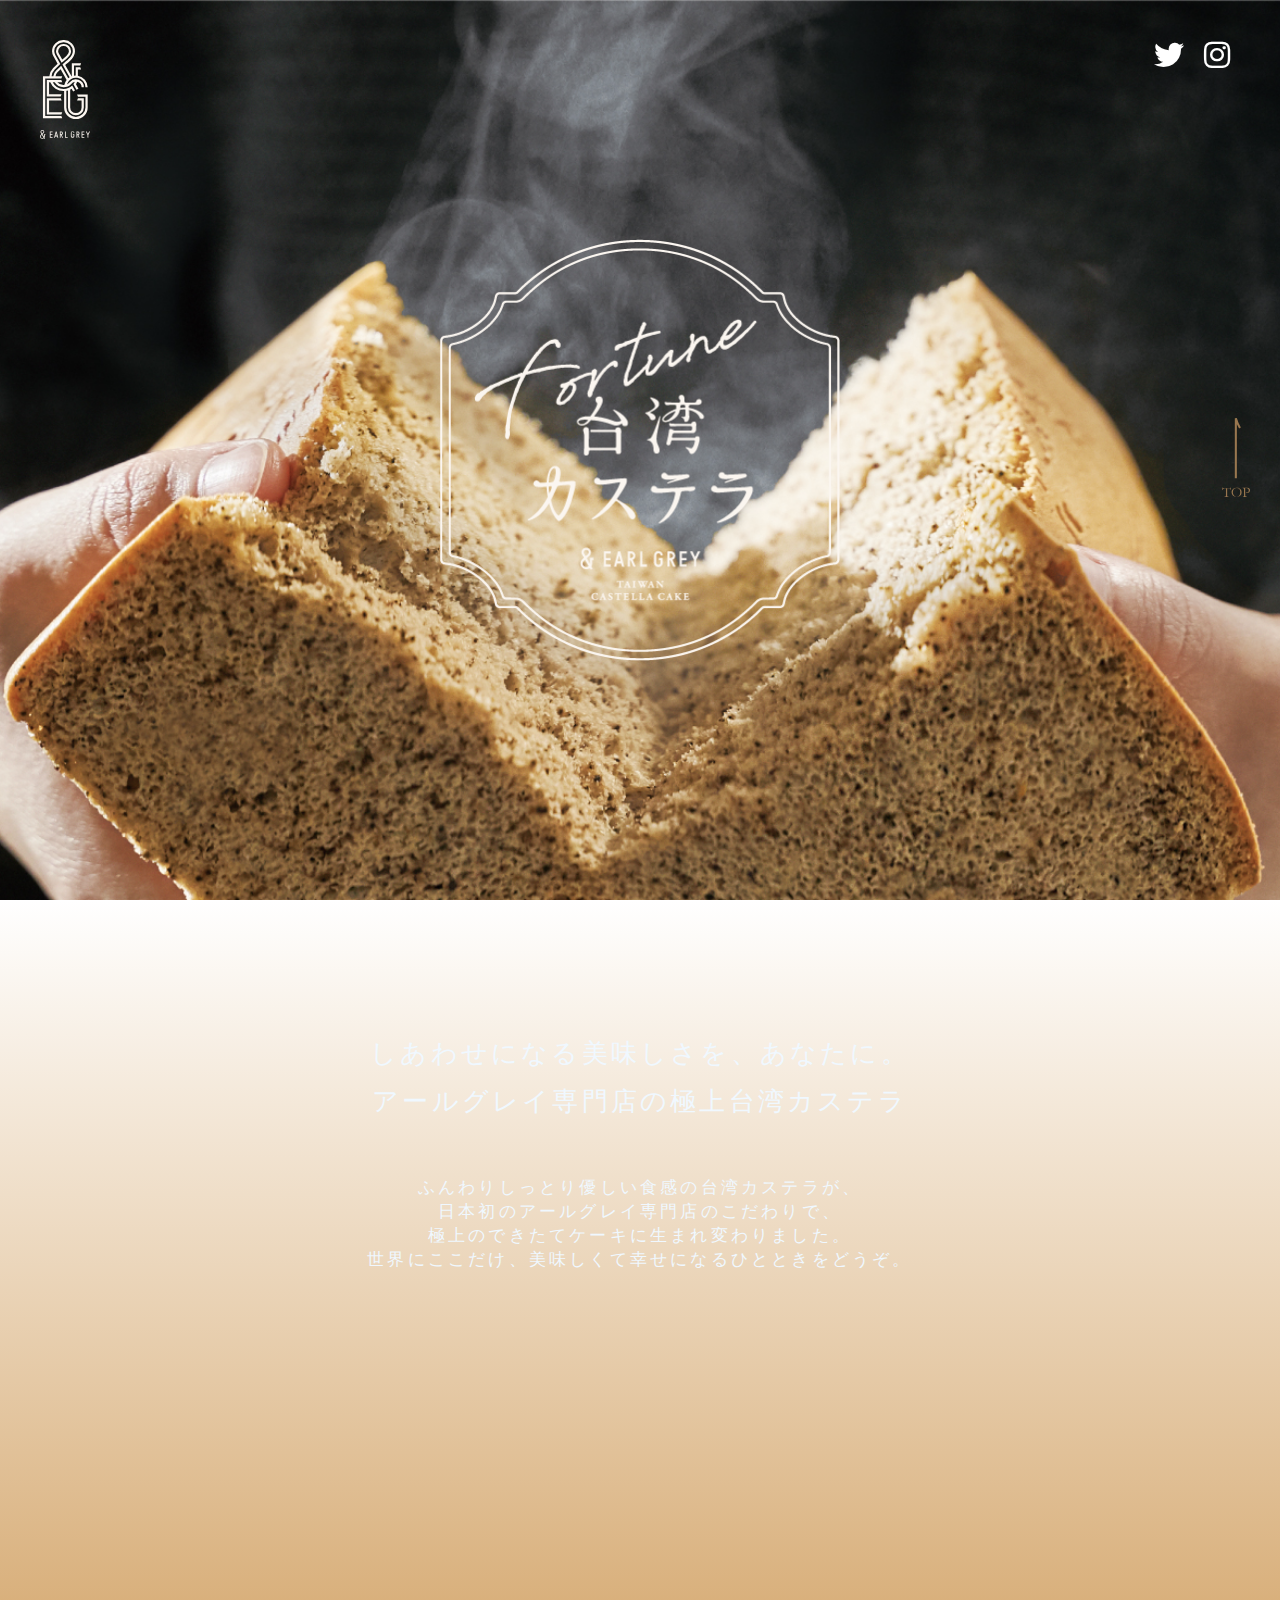
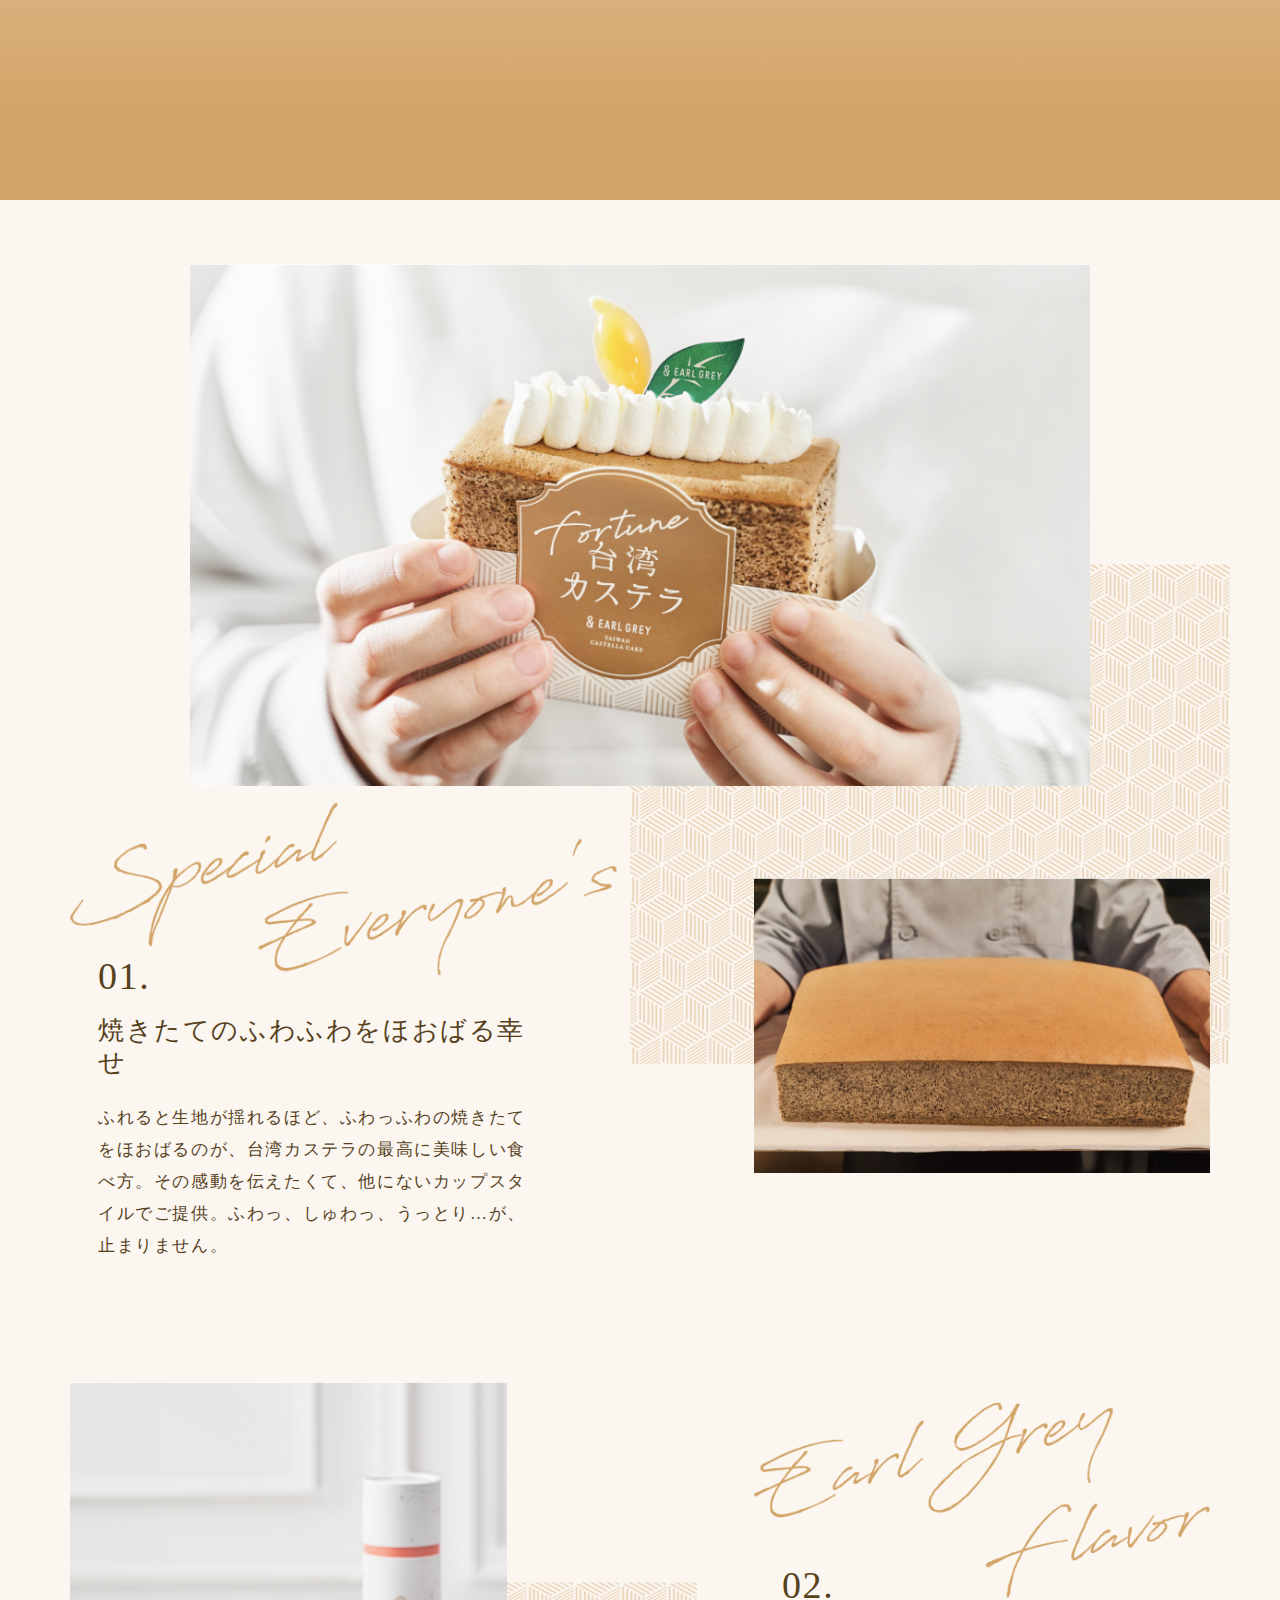
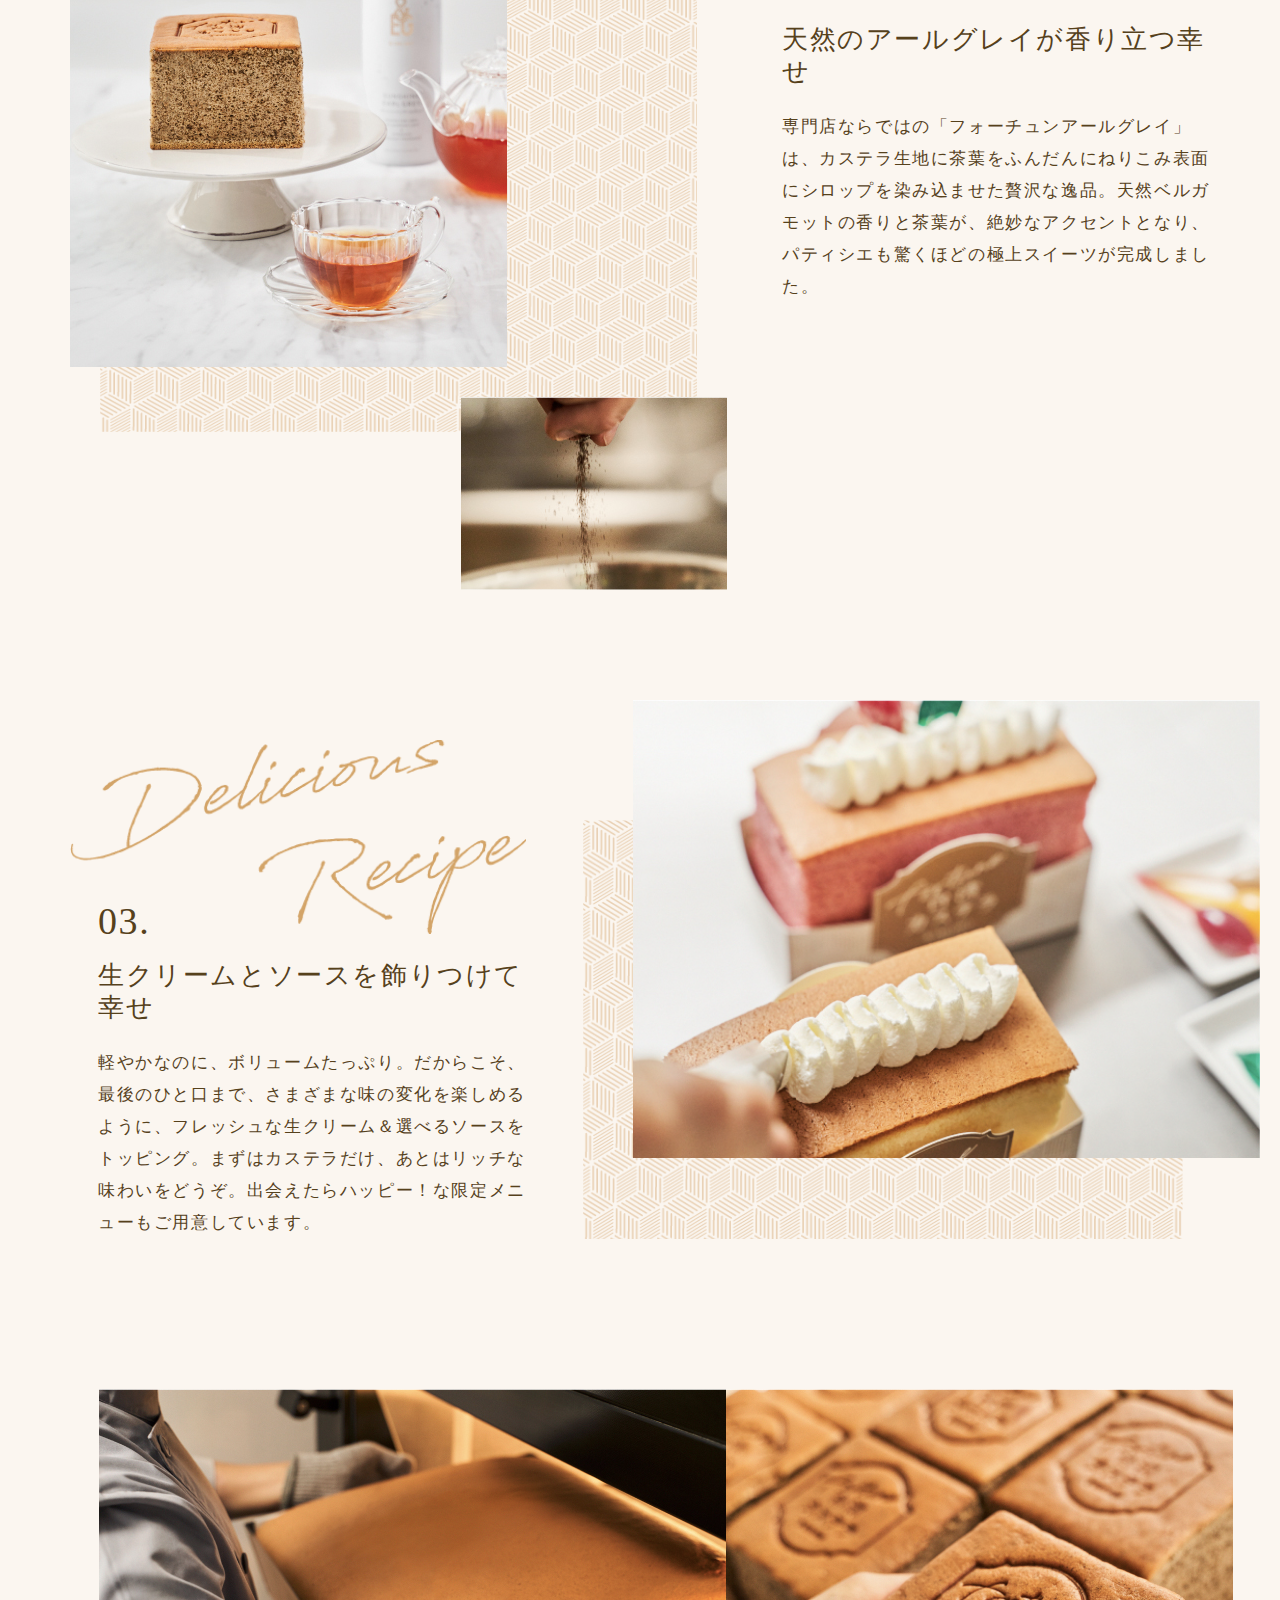
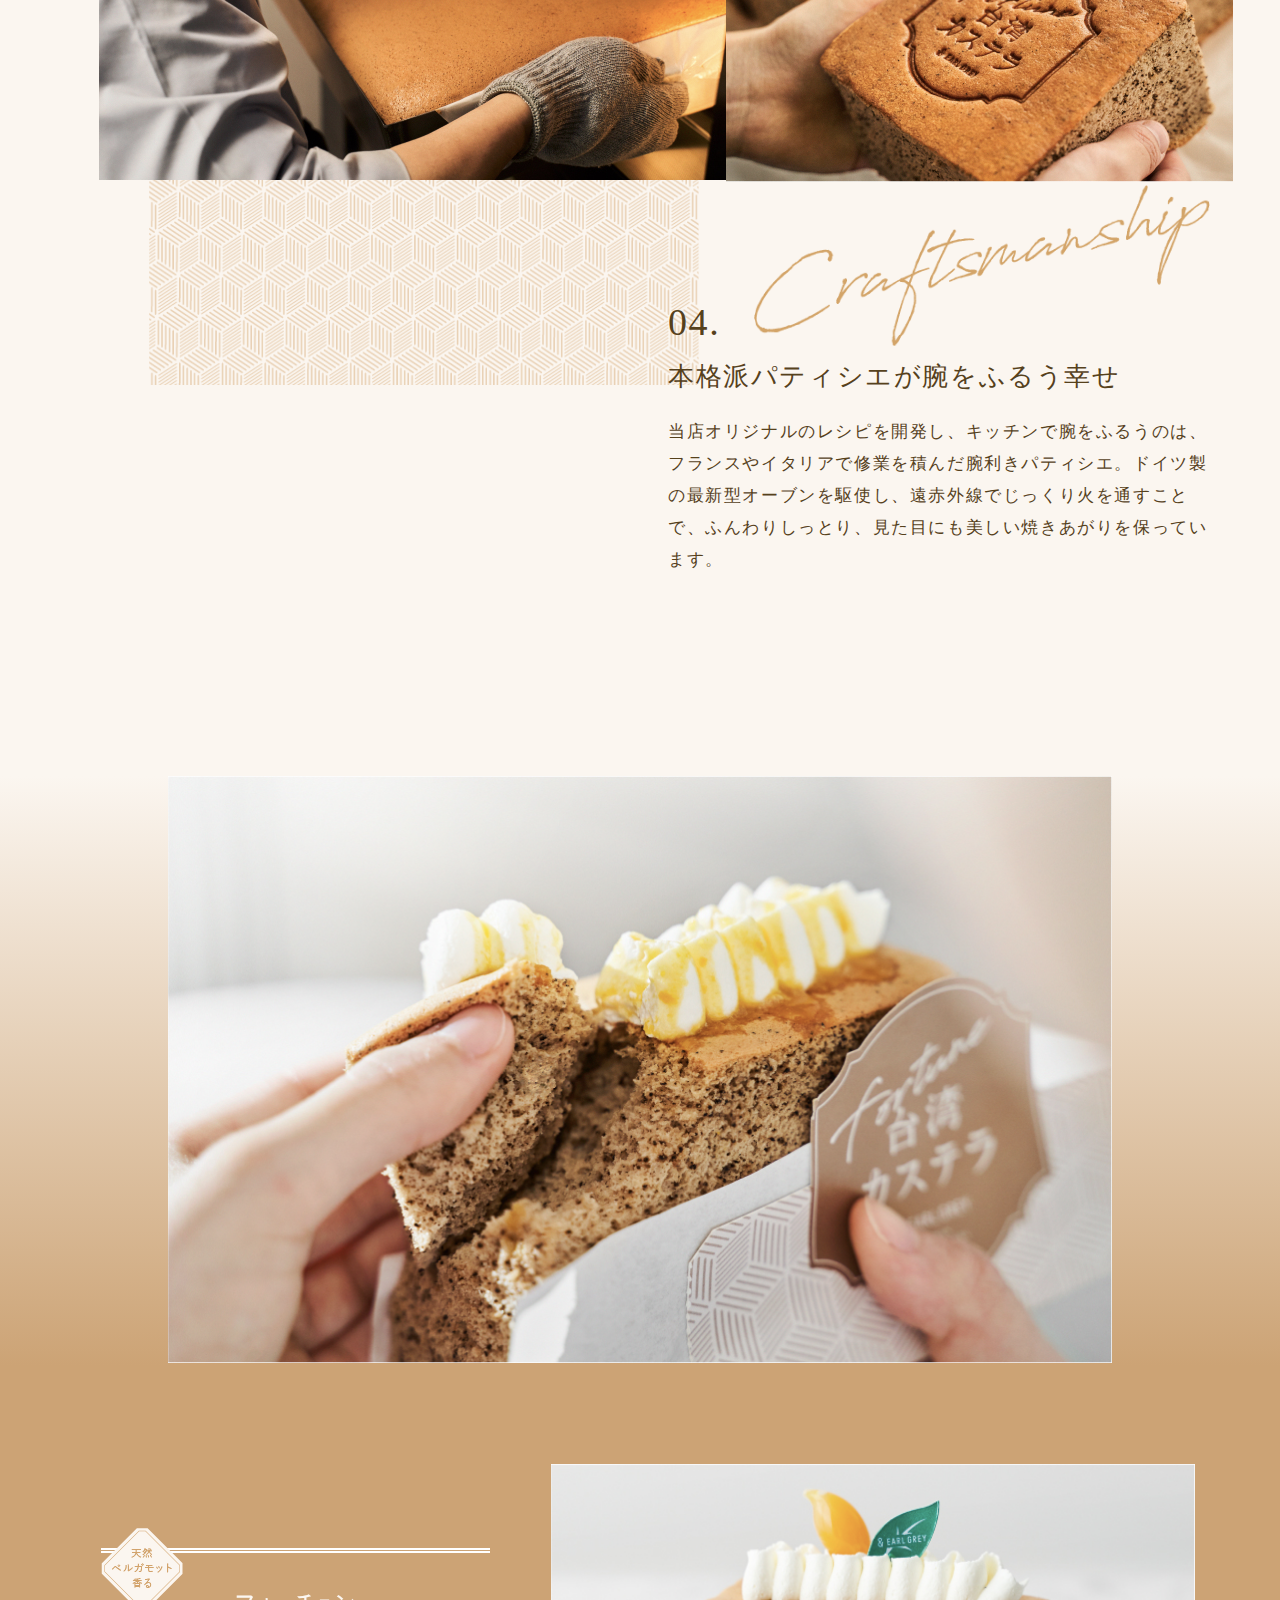
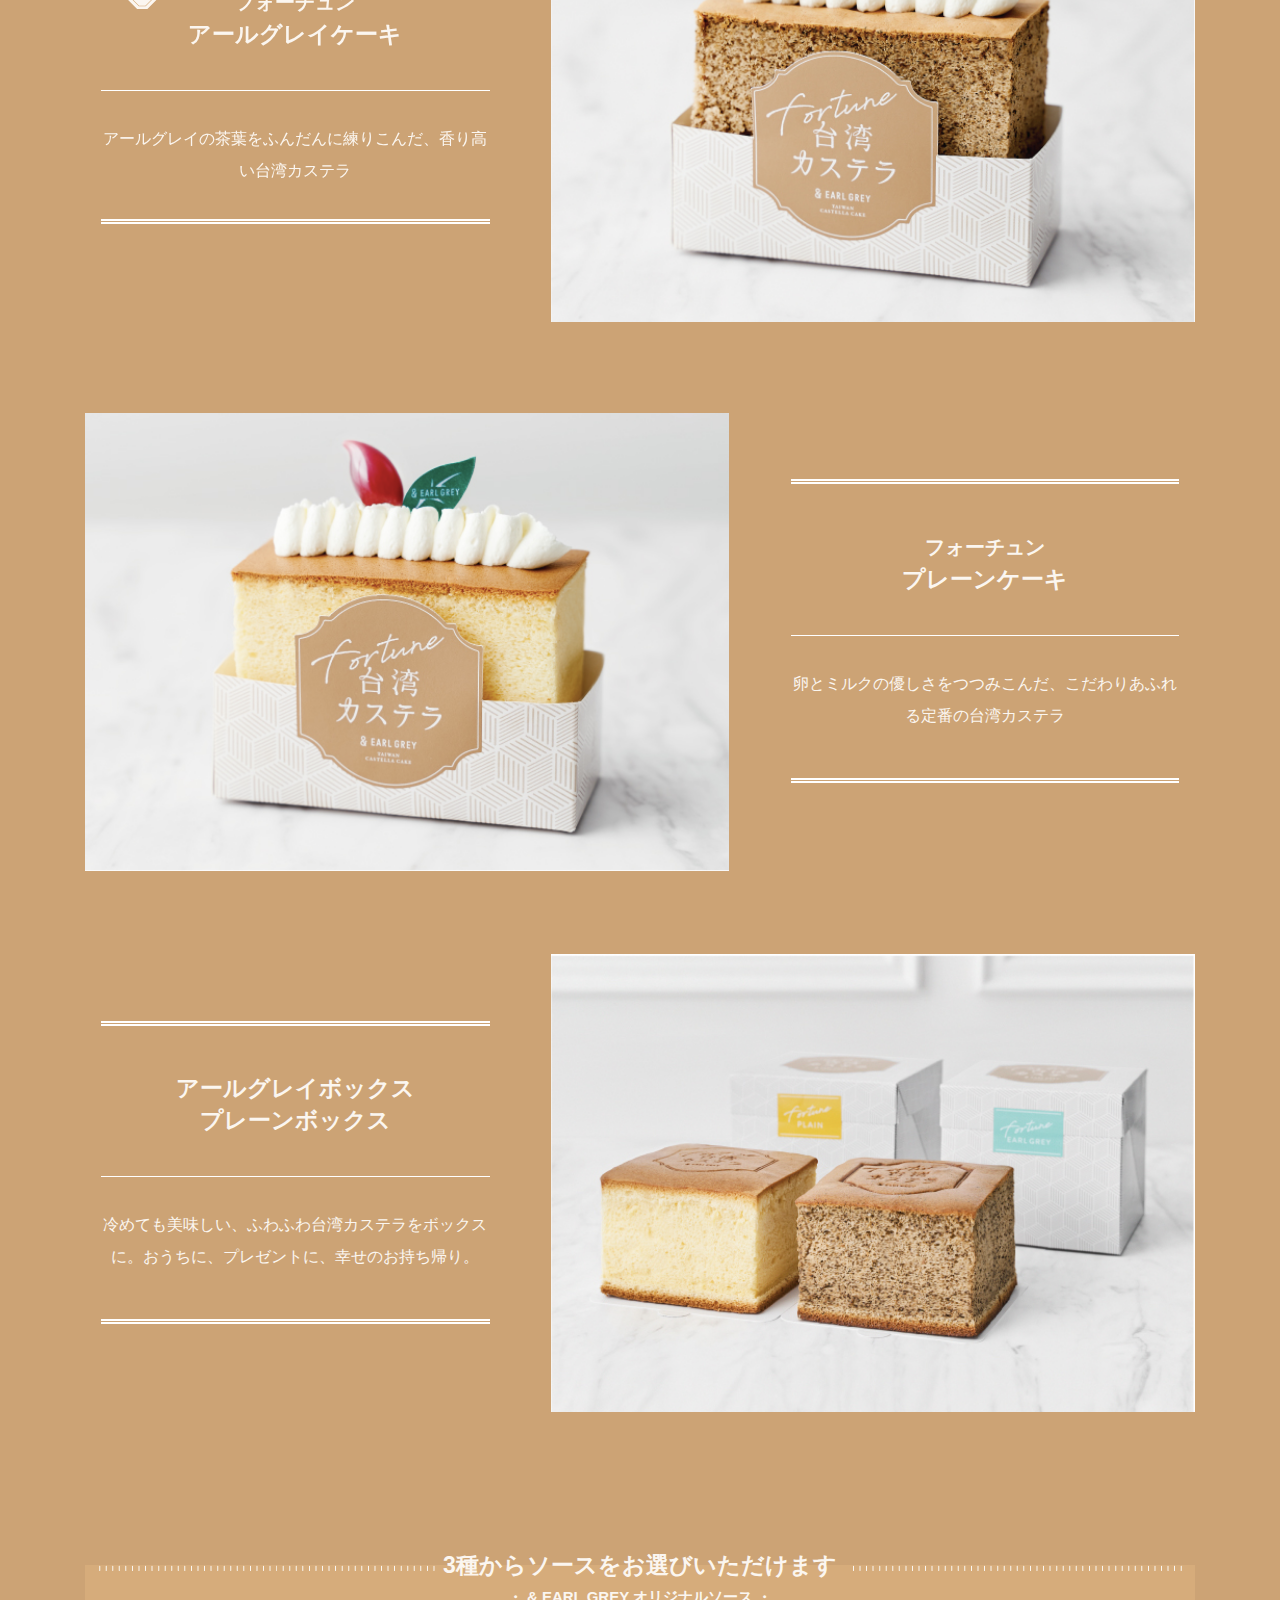
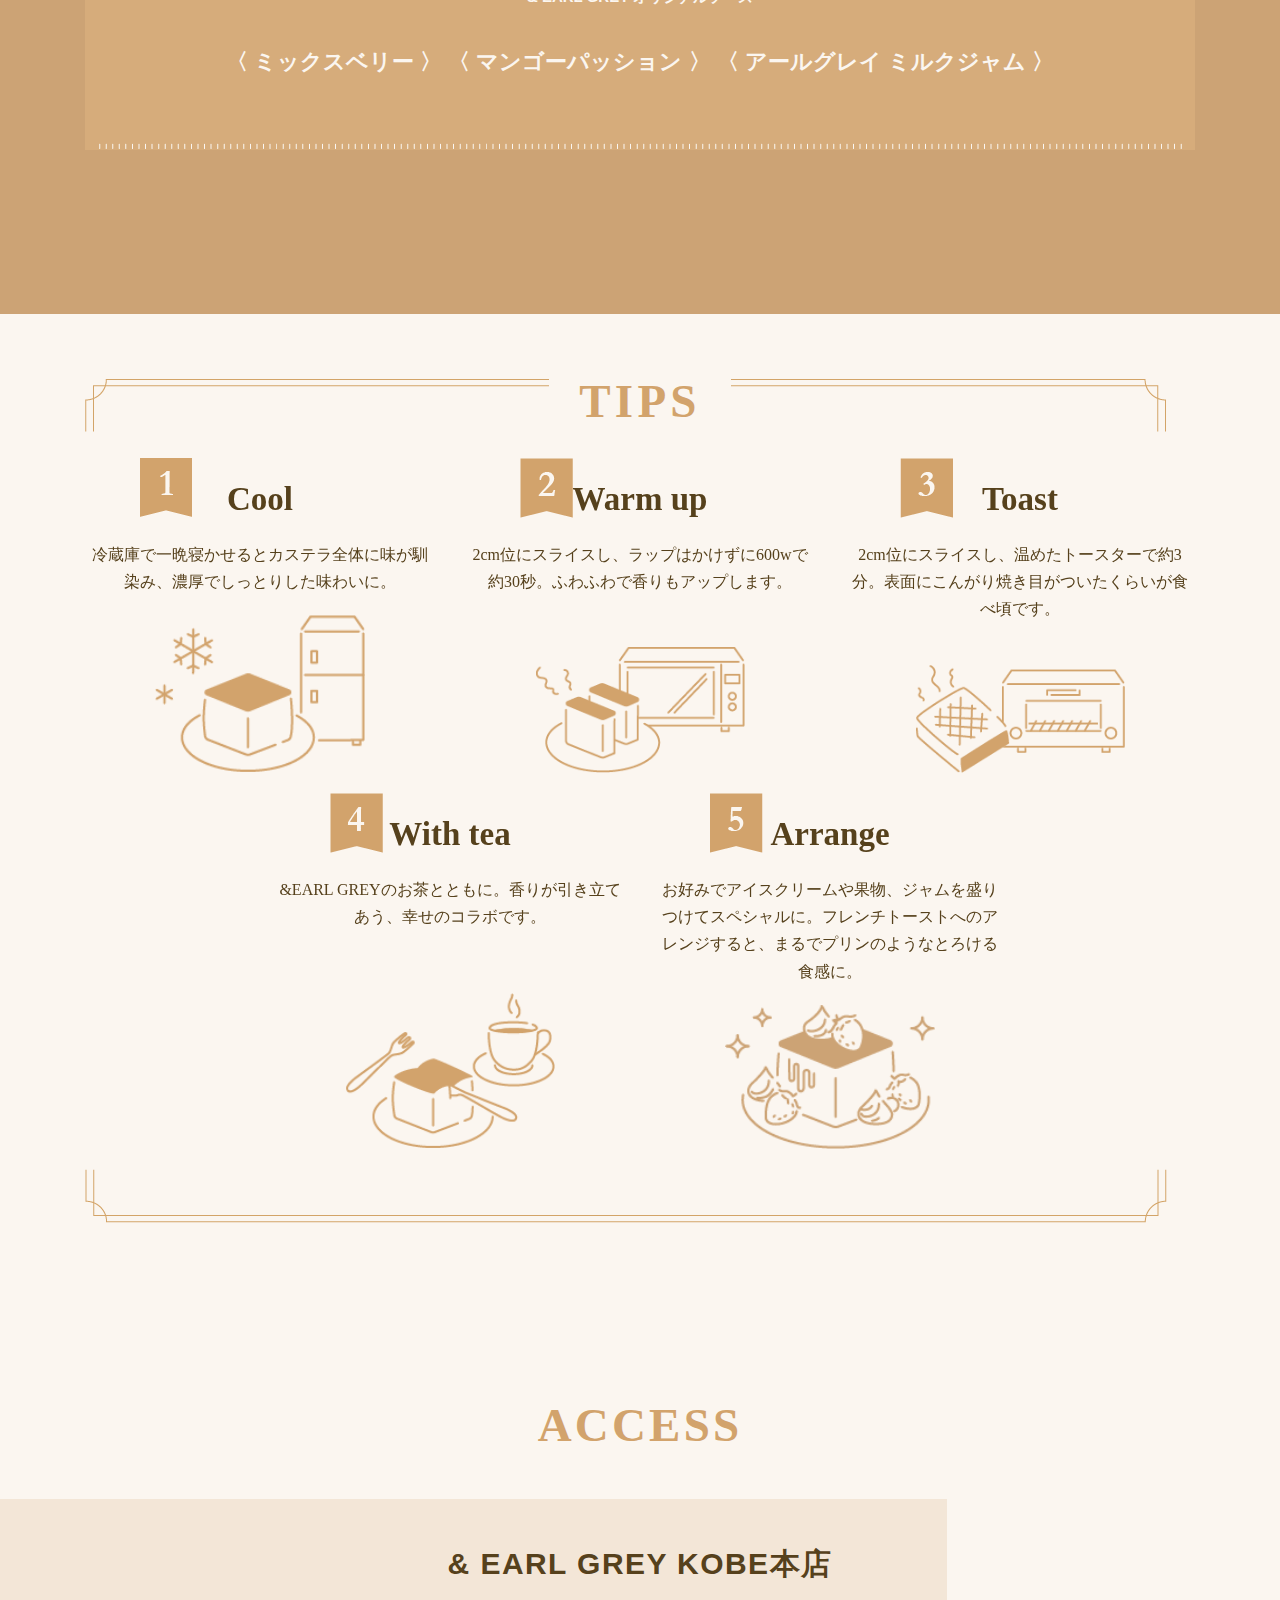
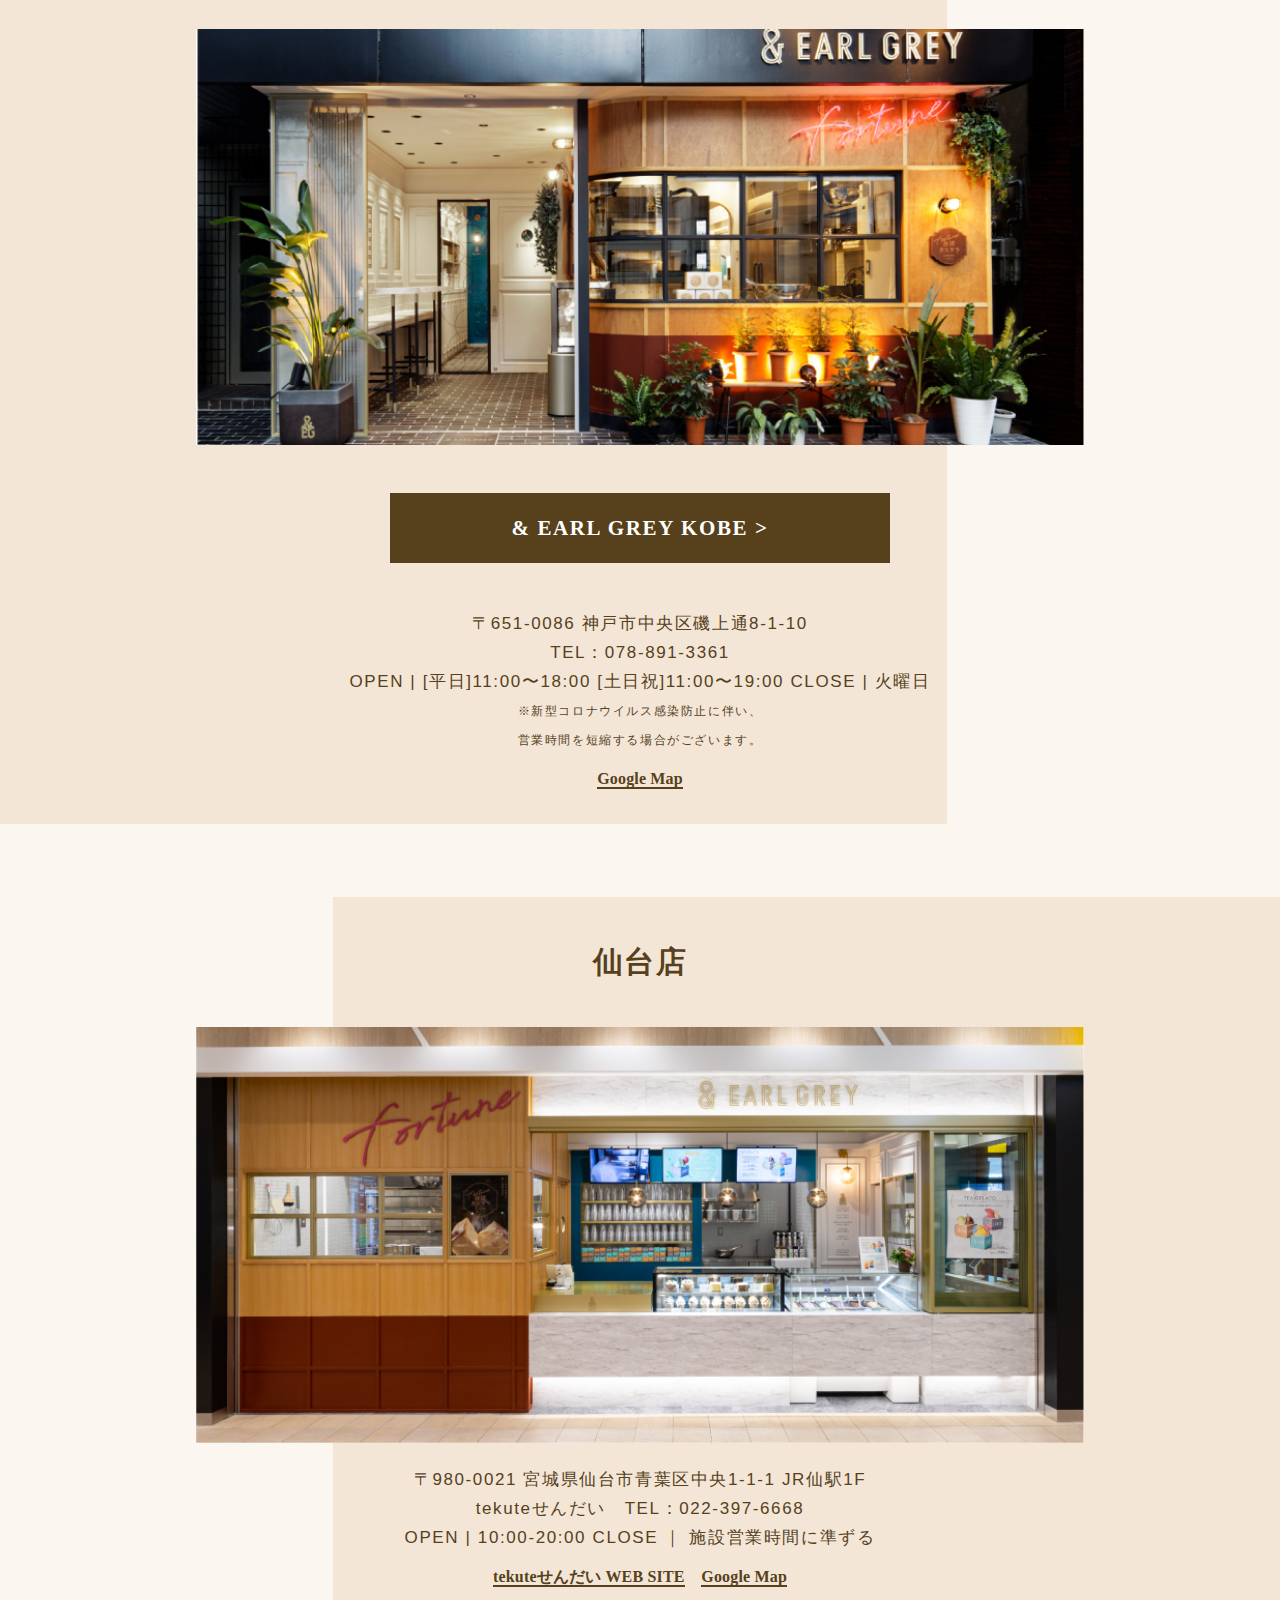
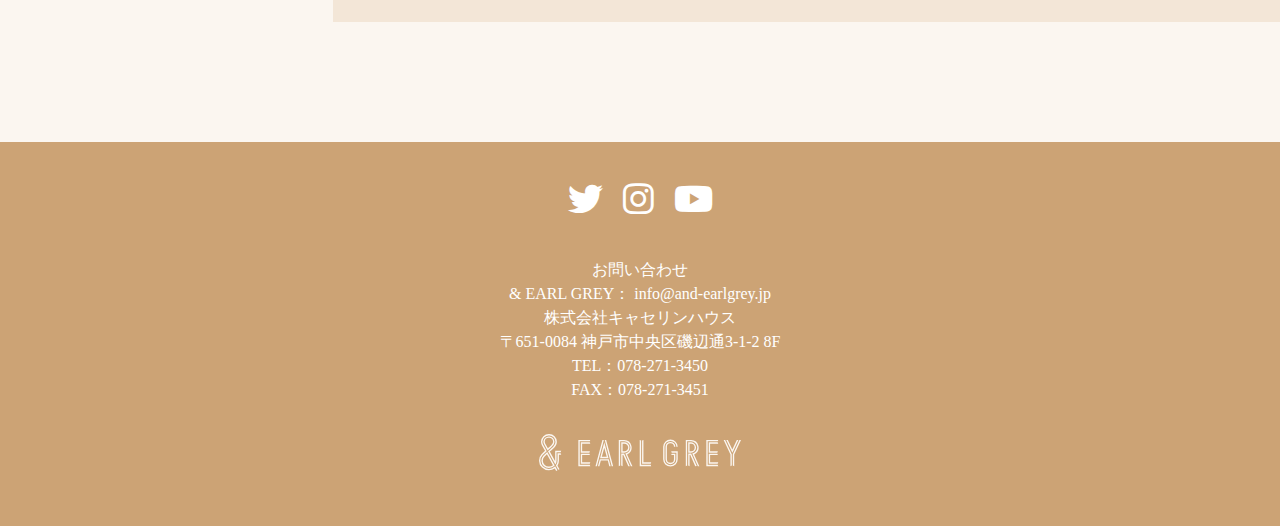
<file: index.html>
<!DOCTYPE html>
<html lang="en">

<head>
    <meta charset="UTF-8">
    <meta http-equiv="X-UA-Compatible" content="IE=edge">
    <meta name="viewport" content="width=device-width, initial-scale=1.0">
    <title>Fortune台湾カステラ｜しあわせになる美味しさを、あなたに。神戸三宮 アールグレイ専門店「＆ EARLGREY」の極上台湾カステラ</title>
    <link rel="stylesheet" href="./css/bootstrap.min.css">
    <link href="https://cdnjs.cloudflare.com/ajax/libs/font-awesome/6.1.1/css/all.min.css" rel="stylesheet">
    <link rel="stylesheet" href="./reset.css">
    <link rel="stylesheet" href="./index.css">
    <script src="./jquery-3.6.0.min.js"></script>
    <script src="./jq-homework.js"></script>


</head>

<body>
    <!-- nav:導覽列 -->
    <nav class="justify-content-space-between">
        <h1 class="logowrap">
            <a href="http://www.and-earlgrey.jp"></a>
            <img class="logo" src="./images/10001.svg" alt="品牌logo">
        </h1>
        <div class="nav-item">
            <ul>
                <li>
                    <a href="#"><i class="fa-brands fa-twitter"></i></a>
                </li>
                <li>
                    <a href="#"><i class="fa-brands fa-instagram"></i></a>
                </li>
            </ul>
        </div>
    </nav>

    <!-- 1-1：主視覺logo區 -->
    <section class="logoSec ">
        <div class="mainLogo">
            <img src="./images/10003.png" alt="台灣古早味蛋糕的LOGO">
        </div>
    </section>
    <!-- 1-2：主視覺文字區 -->
    <section class="main-text jumbotron jumbotron-fluid mb-0 d-md-none">
        <div class="container">
            <div class="main-text-1">
                <div class="main-text-1-br">しあわせになる美味しさを、</div>
                <div class="main-text-1-br">あなたに。</div>
                <div class="main-text-1-br">アールグレイ専門店の極上</div>
                <div class="main-text-1-br">台湾カステラ</div>
            </div>
            <div class="main-text-2">
                <div class="main-text-2-br">ふんわりしっとり優しい食感の</div>
                <div class="main-text-2-br">台湾カステラが、</div>
                <div class="main-text-2-br">日本初のアールグレイ専門店のこだわりで、</div>
                <div class="main-text-2-br">極上のできたてケーキに生まれ変わりました。</div>
                <div class="main-text-2-br">世界にここだけ、</div>
                <div class="main-text-2-br">美味しくて幸せになるひとときをどうぞ。</div>
            </div>
        </div>
    </section>
    <!--  -->
    <section class="main-text jumbotron jumbotron-fluid mb-0 d-none d-md-block">
        <div class="container">
            <div class="main-text-1-d">
                <div class="main-text-1-br-d">しあわせになる美味しさを、あなたに。</div>
                <div class="main-text-1-br-d">アールグレイ専門店の極上台湾カステラ</div>
            </div>
            <div class="main-text-2-d">
                <div class="main-text-2-br-d">ふんわりしっとり優しい食感の台湾カステラが、</div>
                <div class="main-text-2-br-d">日本初のアールグレイ専門店のこだわりで、</div>
                <div class="main-text-2-br-d">極上のできたてケーキに生まれ変わりました。</div>
                <div class="main-text-2-br-d">世界にここだけ、美味しくて幸せになるひとときをどうぞ。</div>
            </div>
        </div>
    </section>

    <!-- 2-1：產品介紹 -->
    <section class="about jumbotron jumbotron-fluid mb-0">

        <div class="about1 d-md-none">
            <div class="container">
                <div class="about1-img about-img-size">
                    <img src="./images/10004.png" alt="">
                </div>
                <h2 class="about-number-fontStyle letter-spacing">
                    01.
                </h2>
                <h3 class="about-title-fontStyle letter-spacing">
                    焼きたてのふわふわをほおばる幸せ
                </h3>
                <P class="about-p-fontStyle letter-spacing">
                    ふれると生地が揺れるほど、ふわっふわの焼きたてをほおばるのが、台湾カステラの最高に美味しい食べ方。その感動を伝えたくて、他にないカップスタイルでご提供。ふわっ、しゅわっ、うっとり…が、止まりません。
                </P>
                <div class="about1-imgBox-1">
                    <img src="./images/10005.jpg" alt="">
                </div>

            </div>
            <div class="about1-imgBox-2 ">
                <img src="./images/10006.jpg" alt="">
            </div>
        </div>

        <div class="about1-d d-md-block d-none">
            <div class="container">
                <div class="imgWapper01">
                    <img class="imgWapper01-img w-100" src="./images/10005.jpg" alt="about1的主視覺圖片">
                </div>
                <div class="row justify-content-between">
                    <div class="aboutTextBox">
                        <div class="textLogo">
                            <img class="about1TextLogo" src="./images/10004.png" alt="about1的標題圖片">
                        </div>
                        <div class="titleNum">01.</div>
                        <div class="titleH2">焼きたてのふわふわをほおばる幸せ</div>
                        <div class="titleP">
                            ふれると生地が揺れるほど、ふわっふわの焼きたてをほおばるのが、台湾カステラの最高に美味しい食べ方。その感動を伝えたくて、他にないカップスタイルでご提供。ふわっ、しゅわっ、うっとり…が、止まりません。
                        </div>
                    </div>
                    <div class="about1-D-imgBlock">
                        <img class="w-100" src="./images/10006.jpg" alt="about1的說明圖片">
                    </div>
                </div>
            </div>
        </div>


        <div class="about2 d-md-none">
            <div class="container">
                <div class="about2-img about-img-size ">
                    <img src="./images/10007.png" class="" alt="">
                </div>
                <h2 class="about-number-fontStyle letter-spacing">
                    02.
                </h2>
                <h3 class="about-title-fontStyle letter-spacing">
                    天然のアールグレイが香り立つ幸せ
                </h3>
                <P class="about-p-fontStyle letter-spacing">
                    専門店ならではの「フォーチュン
                    アールグレイ」は、カステラ生地に茶葉をふんだんにねりこみ表面にシロップを染み込ませた贅沢な逸品。天然ベルガモットの香りと茶葉が、絶妙なアクセントとなり、パティシエも驚くほどの極上スイーツが完成しました。
                </P>

                <div class="about2ImgBlock">
                    <div class="about2-imgBox-1">
                        <img src="./images/10008.jpg" class="w-100" alt="">
                    </div>
                    <div class="about2-imgBox-2 ">
                        <img src="./images/10009.jpg" alt="">
                    </div>
                </div>
            </div>
        </div>
        <div class="about2-d d-md-block d-none">
            <div class="container">
                <div class="row justify-content-between">
                    <div class="about2-D-imgBlock">
                        <div class="">
                            <img class="about2-img1" src="./images/10008.jpg" alt="about2的主要圖片，有紅茶跟蛋糕擺飾">
                        </div>
                        <div class="about2-img-brBlock"></div>
                        <div class="">
                            <img class="about2-img2" src="./images/10009.jpg" alt="about2的說明圖片">
                        </div>

                    </div>
                    <div class="aboutTextBox">
                        <div class="textLogo">
                            <img class="about2TextLogo w-100" src="./images/10007.png" alt="about2的標題圖片">
                        </div>
                        <div class="titleNum">02.</div>
                        <div class="titleH2">天然のアールグレイが香り立つ幸せ

                        </div>
                        <div class="titleP">
                            専門店ならではの「フォーチュンアールグレイ」は、カステラ生地に茶葉をふんだんにねりこみ表面にシロップを染み込ませた贅沢な逸品。天然ベルガモットの香りと茶葉が、絶妙なアクセントとなり、パティシエも驚くほどの極上スイーツが完成しました。
                        </div>
                    </div>
                </div>
            </div>
        </div>

        <div class="about3 d-md-none">
            <div class="container">
                <div class="aboutTextBox3">
                    <div class="w-100">
                        <img src="./images/10010.png" class="w-75" alt="">
                    </div>
                    <h2 class="about-number-fontStyle letter-spacing">
                        03.
                    </h2>
                    <h3 class="about-title-fontStyle letter-spacing">
                        生クリームとソースを飾りつけて幸せ
                    </h3>
                    <P class="about-p-fontStyle letter-spacing">
                        軽やかなのに、ボリュームたっぷり。だからこそ、最後のひと口まで、さまざまな味の変化を楽しめるように、フレッシュな生クリーム＆選べるソースをトッピング。まずはカステラだけ、あとはリッチな味わいをどうぞ。出会えたらハッピー！な限定メニューもご用意しています。
                    </P>
                    <div class="about3-imgBox-1 w-75">
                        <img src="./images/10011.jpg" class="w-100 ml-3" alt="">
                    </div>
                </div>
            </div>
        </div>
        <div class="about3-d d-md-block d-none">
            <div class="container">
                <div class="row justify-content-between">
                    <div class="aboutTextBox">
                        <div class="textLogo">
                            <img class="about2TextLogo w-100" src="./images/10010.png" alt="about3的標題圖片">
                        </div>
                        <div class="titleNum">03.</div>
                        <div class="titleH2">生クリームとソースを飾りつけて幸せ</div>
                        <div class="titleP">
                            軽やかなのに、ボリュームたっぷり。だからこそ、最後のひと口まで、さまざまな味の変化を楽しめるように、フレッシュな生クリーム＆選べるソースをトッピング。まずはカステラだけ、あとはリッチな味わいをどうぞ。出会えたらハッピー！な限定メニューもご用意しています。
                        </div>
                    </div>
                    <div class="about3-d-imgBlock">
                        <div class="">
                            <img class="about3-img1" src="./images/10011.jpg" alt="about3的主要圖片，蛋糕上面有奶油">
                        </div>
                    </div>
                </div>
            </div>
        </div>


        <div class="about4 d-md-none">
            <div class="container">
                <div class="aboutTextBox4">
                    <div class="about1-img about-img-size ">
                        <img class=" w-75" src="./images/10012.png" alt="">
                    </div>
                    <h2 class="about-number-fontStyle letter-spacing">
                        04.
                    </h2>
                    <h3 class="about-title-fontStyle letter-spacing">
                        本格派パティシエが腕をふるう幸せ
                    </h3>
                    <P class="about-p-fontStyle letter-spacing">
                        当店オリジナルのレシピを開発し、キッチンで腕をふるうのは、フランスやイタリアで修業を積んだ腕利きパティシエ。ドイツ製の最新型オーブンを駆使し、遠赤外線でじっくり火を通すことで、ふんわりしっとり、見た目にも美しい焼きあがりを保っています。
                    </P>
                </div>
            </div>
            <div class="about4-imgBox1">
                <img src="./images/10013.jpg" alt="">
            </div>
            <div class="about4-imgBox2 ">
                <img src="./images/10014.jpg" alt="">
            </div>
        </div>

        <div class="about4-d d-md-block d-none">
            <div class="container">
                <div class="about4-d-imgBlock row justify-content-center">
                    <div class="about4-d-img1Block">
                        <img class="about4-img1" src="./images/10013.jpg" alt="">
                    </div>
                    <div class="about4-d-img2Block">
                        <img class="about4-img2" src="./images/10014.jpg" alt="">
                    </div>
                </div>
                <div class="row justify-content-end">
                    <div class="aboutTextBox about4-d-textBox">
                        <div class="textLogo about4TextLogoBlock">
                            <img class="about4TextLogo" src="./images/10012.png" alt="about4的標題圖片">
                        </div>
                        <div class="titleNum">04.</div>
                        <div class="titleH2">
                            <p class="aboutTtl">本格派パティシエが腕をふるう幸せ</p>
                        </div>
                        <div class="titleP">
                            当店オリジナルのレシピを開発し、キッチンで腕をふるうのは、フランスやイタリアで修業を積んだ腕利きパティシエ。ドイツ製の最新型オーブンを駆使し、遠赤外線でじっくり火を通すことで、ふんわりしっとり、見た目にも美しい焼きあがりを保っています。
                        </div>
                    </div>
                </div>
            </div>
        </div>

    </section>

    <!-- 3-1：外帶照片區 -->
    <section class="takeoutsalon jumbotron jumbotron-fluid mb-0">

        <div class="takeout-BGcontainer">
            <div class="container">
                <img class="takeoutImgWidth" src="./images/10015.jpg" alt="外帶專區封面照片">
            </div>
        </div>

        <div class="container">
            <div class="takeout-block pt-5">
                <div class="takeout-infoBlock">
                    <div class="takeout-imgBlock">
                        <img class="w-100" src="./images/10016.jpg" alt="">
                    </div>
                    <div class="takeout-borderbox position-relative mt-4 mr-3 ml-3 mb-5 pt-3 pb-3 ">
                        <img class="takeout-block-icon position-absolute" src="./images/10017.png" alt="">
                        <p class="takeout-block-p-border">
                            <span>フォーチュン</span><br>
                            アールグレイケーキ
                        </p>
                        <p class="takeout-infoBottomText">アールグレイの茶葉をふんだんに練りこんだ、香り高い台湾カステラ</p>
                    </div>
                </div>
            </div>

            <div class="takeout-infoBlock2">
                <div class="takeout-imgBlock">
                    <img class="w-100" src="./images/10018.jpg" alt="">
                </div>
                <div class="takeout-borderbox mt-4 mr-3 ml-3 mb-5 ">
                    <p class="takeout-block-p-border"><span>フォーチュン</span><br>プレーンケーキ</p>
                    <p class="takeout-infoBottomText">卵とミルクの優しさをつつみこんだ、こだわりあふれる定番の台湾カステラ</p>
                </div>
            </div>

            <div class="takeout-infoBlock">
                <div class="takeout-imgBlock">
                    <img class="w-100" src="./images/10019.jpg" alt="">
                </div>
                <div class="takeout-borderbox mt-4 mr-3 ml-3 mb-5 ">
                    <p class="takeout-block-p-border">アールグレイボックス<br>プレーンボックス</p>
                    <p class="takeout-infoBottomText">冷めても美味しい、ふわふわ台湾カステラをボックスに。おうちに、プレゼントに、幸せのお持ち帰り。</p>
                </div>
            </div>
            <!--  takeout-mobile  -->
            <div class="container">
                <div class="takeout-finaltext d-lg-none">
                    <p class="finalTextTitle">3種からソースを<br>お選びいただけます</p>
                    <p class="finalText1">・ & EARL GREY オリジナルソース ・</p>
                    <p class="finalText2">〈 ミックスベリー 〉<br>〈 マンゴーパッション 〉<br>〈 アールグレイ ミルクジャム 〉</p>
                </div>
            </div>

            <!-- takeout-desktop -->
            <div class="takeout-finaltext-D d-none d-lg-block">
                <p class="finalTextTitle">3種からソースをお選びいただけます</p>
                <p class="finalText1">・ & EARL GREY オリジナルソース ・</p>
                <p class="finalText2">〈 ミックスベリー 〉 〈 マンゴーパッション 〉 〈 アールグレイ ミルクジャム 〉</p>
            </div>

        </div>
    </section>
    <!-- 4-1:tips區 桌機grid 3:2 -->
    <section class="tips-block jumbotron jumbotron-fluid mb-0">
        <div class="container">
            <div class="tips-maintitle">
                <span>TIPS</span>
            </div>

            <ol class=" tips-ol justify-content-center row text-center">
                <li class="tips-li col-12 col-sm-6 col-lg-4">
                    <div class="tip-cards h-100 d-flex flex-column ">
                        <p class="tips-title">Cool</p>
                        <p class="tips-ptext flex-grow-1">
                            冷蔵庫で一晩寝かせるとカステラ全体に味が馴染み、濃厚でしっとりした味わいに。
                        </p>
                        <img class="tips-img" src="./images/10020.png" alt="">
                    </div>
                </li>
                <li class="tips-li col-12 col-sm-6 col-lg-4">
                    <div class="tip-cards h-100 d-flex flex-column">
                        <p class="tips-title">Warm up</p>
                        <p class="tips-ptext flex-grow-1">
                            2cm位にスライスし、ラップはかけずに600wで約30秒。ふわふわで香りもアップします。
                        </p>
                        <img class="tips-img" src="./images/10021.png" alt="">
                    </div>
                </li>
                <li class="tips-li col-12 col-sm-6 col-lg-4">
                    <div class="tip-cards h-100 d-flex flex-column">
                        <p class="tips-title">Toast</p>
                        <p class="tips-ptext flex-grow-1">
                            2cm位にスライスし、温めたトースターで約3分。表面にこんがり焼き目がついたくらいが食べ頃です。
                        </p>
                        <img class="tips-img" src="./images/10022.png" alt="">
                    </div>
                </li>
                <li class="tips-li col-12 col-sm-6 col-lg-4">
                    <div class="tip-cards h-100 d-flex flex-column">
                        <p class="tips-title">With tea</p>
                        <p class="tips-ptext flex-grow-1">
                            &EARL GREYのお茶とともに。香りが引き立てあう、幸せのコラボです。
                        </p>
                        <img class="tips-img" src="./images/10023.png" alt="">
                    </div>
                </li>
                <li class="tips-li col-12 col-sm-6 col-lg-4">
                    <div class="tip-cards h-100 d-flex flex-column">
                        <p class="tips-title">Arrange</p>
                        <p class="tips-ptext flex-grow-1">
                            お好みでアイスクリームや果物、ジャムを盛りつけてスペシャルに。フレンチトーストへのアレンジすると、まるでプリンのようなとろける食感に。
                        </p>
                        <img class="tips-img" src="./images/10024.png" alt="">
                    </div>
                </li>

            </ol>
            <div class="tips-bottomLine"> </div>
        </div>
    </section>





    <!-- 5-1:分店資訊 -->
    <section class="access-block jumbotron jumbotron-fluid mb-0">
        <h2 class="accessTitle">ACCESS</h2>
        <div class="access1">
            <div class="container">
                <H3 class="shopTitle">& EARL GREY KOBE本店</H3>
                <div class="accessImgBox">
                    <img class="w-100" src="./images/10025.jpg" alt="神戶本店照片">
                </div>
                <div class="accessLinkBTN">
                    <a href="#">& EARL GREY KOBE ></a>
                </div>
                <div class="accessP">
                    <p class="accessP1">
                        〒651-0086 神戸市中央区磯上通8-1-10<br>
                        TEL：078-891-3361<br>
                        OPEN | [平日]11:00〜18:00 [土日祝]11:00〜19:00 CLOSE | 火曜日
                    </p>
                    <p class="accessP1 accessP-covid">
                        ※新型コロナウイルス感染防止に伴い、<br>
                        営業時間を短縮する場合がございます。
                    </p>
                    <a href="https://goo.gl/maps/gZuck2y4DigcoBJw9">Google Map</a>
                </div>
            </div>
        </div>
        <div class="access2">
            <div class="container">
                <H3 class="shopTitle">仙台店</H3>
                <div class="accessImgBox">
                    <img class="w-100" src="./images/10026.jpg" alt="神戶本店照片">
                </div>
                <div class="accessP">
                    <p class="accessP1">
                        〒980-0021 宮城県仙台市青葉区中央1-1-1 JR仙駅1F<br>
                        tekuteせんだい　TEL：022-397-6668<br>
                        OPEN | 10:00-20:00 CLOSE ｜ 施設営業時間に準ずる
                    </p>
                    <a class="accessA" href="https://www.livit.jregroup.ne.jp/tekute/sendai">tekuteせんだい WEB
                        SITE</a>&nbsp&nbsp
                    <a class="accessA" href="https://goo.gl/maps/SWzvXfyJhzrSaysE8">Google Map</a>
                </div>
            </div>
        </div>

    </section>
    <!--  -->
    <div class="pagetop">
        <a href="#">
            <img src="./images/10027.svg" alt="返回頂端按鈕">
        </a>
    </div>
    <!-- 6-1:footer -->
    <footer>
        <div class="container">
            <div class="Iconlink">
                <ul>
                    <li>
                        <a href="#"><i class="fa-brands fa-twitter"></i></a>
                    </li>
                    <li>
                        <a href="#"><i class="fa-brands fa-instagram"></i></a>
                    </li>
                    <li>
                        <a href="#"><i class="fa-brands fa-youtube"></i></a>
                    </li>
                </ul>
            </div>
            <div class="footerPBox pt-3 pb-3">
                <P class="footerPBox">お問い合わせ<br>
                    & EARL GREY： info@and-earlgrey.jp
                </P>
                <P class="footerPBox">
                    株式会社キャセリンハウス<br>
                    〒651-0084 神戸市中央区磯辺通3-1-2 8F<br>
                    TEL：078-271-3450<br>
                    FAX：078-271-3451
                </P>
            </div>
            <div class="footerLogo pt-3 pb-5">
                <a href="http://"><img src="./images/10031.svg" alt=""></a>
            </div>
        </div>
    </footer>





    <script src="https://code.jquery.com/jquery-3.3.1.slim.min.js"></script>
    <script src="./js/bootstrap.min.js"></script>

</body>

</html>
</file>
<file: index.css>
* {
    box-sizing: border-box;
}

body {
    color: #56411C;
    background: url('./images/10032.jpg') no-repeat fixed center;
    background-size: cover;
    font-family: "EB Garamond", serif;
    position: relative;
}

.scrolled {
    --bg: #f0ead2;
    --color: #6c584c;
}




/* 模組專區 */

.justify-content-space-between {
    justify-content: space-between;
}

.letter-spacing {
    letter-spacing: 1.6px;
}

.about-number-fontStyle {
    font-size: 30px;
    color: #56411C;
    margin: -25px 0 0;
}

.about-title-fontStyle {
    font-size: 20px;
    color: #56411C;
    margin: 12px 0 0;
}

.about-p-fontStyle {
    font-size: 15px;
    color: #56411C;
    margin: 23px 0 0;
    line-height: 1.6rem;
}



/* 架構專區 */
nav {
    width: 100%;
    padding: 20px 20px 0px;
    position: fixed;
    display: flex;
}

@media screen and (min-width: 576px) {
    nav {
        padding: 40px 40px 0px;
    }
}

nav i {
    color: rgb(255, 255, 255);
    font-size: 30px;
}

.logowrap {
    width: 50px;
}

.logo {
    width: 100%;
}

ul {
    display: flex;
}

li {
    padding: 0 10px;
}


/* 1-1：主視覺logo區 */
.logoSec {
    height: 100vh;
    display: flex;
    justify-content: center;
    align-items: center;

}

.mainLogo {
    width: 100%;
    height: 264px;
    display: flex;
    justify-content: center;
}

@media screen and (min-width: 800px) {
    .mainLogo {
        height: 421.9px;
    }
}


/* 1-2：主視覺文字區 */
.main-text {
    height: 100vh;
    color: aliceblue;
    text-align: center;
    padding-top: 130px;
    background: linear-gradient(to bottom, rgba(211, 164, 104, 0) 0%, #d3a468 90%);
    letter-spacing: 0.2rem;
    line-height: 1.5rem;
}

.main-text-1-d {
    padding-bottom: 50px;
}

.main-text-1-br-d {
    font-size: 26px;
    line-height: 3rem;
}

.main-text-2-br-d {
    font-size: 17px;
    line-height: 1.5rem;
}

.main-text-1-br {
    font-size: 20px;
}

.main-text-2 {
    margin-top: 50px;
}

.main-text-2-br {
    font-size: 15px;
}

/*  2-1：產品介紹 */

.about {
    background-color: #FBF6F0;
    padding-bottom: 200px;
}

.about-img-size img {
    width: 80%;
}



/* 2-1：產品介紹 -desktop */
.aboutTextBox {
    letter-spacing: 0.1rem;
    line-height: 2rem;
    width: 40%;
}

.textLogo {
    width: 100%;
}

.about1TextLogo {
    width: 120%;
}

.titleNum {
    font-size: 38px;
    margin: -40px 0 0 28px;
}

.titleH2 {
    font-size: 26px;
    margin: 23px 0 0 28px;
}

.titleP {
    font-size: 17px;
    margin: 23px 0 0 28px;
}



/* about1 */
.about1 {
    background-image: url(./images/10037-M.png);
    background-repeat: no-repeat;
    background-position: top 100% left 0;
    padding: 100px 0 30px;
    background-size: 80%, contain;
}

.about1-imgBox-1 img {
    width: 100%;
}

.about1-imgBox-2 img {
    width: 50%;
    margin: 30px 0 0 auto;
    display: block;
}

/* about1-desktop */
.about1-d {
    background: url('./images/10037.png')630px 300px no-repeat;
    background-size: 600px 500px;
}

.imgWapper01 {
    width: 900px;
    margin: auto;
}

.about1-D-imgBlock {
    display: flex;
    width: 40%;
    align-items: center;
}

/* about2 */
.about2 {
    background-image: url(./images/10037-M.png);
    background-repeat: no-repeat;
    background-position: top 91% right 0;
    padding: 100px 0 30px;
    background-size: 80%, contain;
}

.about2-imgBox-2 img {
    width: 40%;
    margin: 20px 5% 0 auto;
    display: block;
}

/* about2-desktop */
.about2-d {
    margin-top: 140px;
}

.about2-D-imgBlock {
    width: 55%;
    background: url('./images/10037.png')30px 200px no-repeat;
    background-size: 600px 450px;
    margin-top: -20px;
}

.about2-img1 {
    width: auto;
    height: 585px;
    float: left;
}

.about2-img-brBlock {
    height: 30px;
    clear: both;
    ;
}

.about2-img2 {
    width: auto;
    height: 193px;
    float: right;
    margin-right: -30px;
}

/* about3 */
.about3 {
    background-image: url(./images/10037-M.png);
    background-repeat: no-repeat;
    background-position: top 110% right 27%;
    padding: 100px 0 30px;
    background-size: 80%, contain;
}

.about3-imgBox-1 {
    margin: 40px 0 0 auto;
}

/* about3-desktop */
.about3-d {
    margin-top: 150px;
}

.about3-d-imgBlock {
    width: 55%;
    background: url('./images/10037.png')0px 100px no-repeat;
    background-size: 600px 500px;
    margin-top: -20px;
}

.about3-img1 {
    width: 100%;
    margin-top: -20px;
    margin-left: 50px;
}



/*  */
.about4 {
    background-image: url(./images/10037-M.png);
    background-repeat: no-repeat;
    background-position: bottom 0 right 0;
    padding: 100px 0 30px;
    background-size: 80%, contain;
}

.about4-imgBox1 {
    width: 90%;
    margin: 40px 0 0 auto;
}

.about4-imgBox1 img {
    width: 100%;

}

.about4-imgBox2 img {
    width: 65%;
    margin: 30px 0 0 auto;
}

/* about4-desktop */
.about4-d {
    margin-top: 150px;
}



.about4-d-img1Block {
    background: url('./images/10037.png')50px 100px no-repeat;
    background-size: 550px 500px;
    margin-bottom: -200px;
    width: 55%;

}

.about4-d-img2Block {
    width: 40%;
}

.about4-backgroundBlock {
    width: 50%;
    margin-top: -270px;

}

.about4-d-textBox {
    width: 50%;
}

.about4TextLogoBlock {
    display: flex;
    justify-content: flex-end;
}

.about4TextLogo {
    width: 80%;
}


/* <!-- 3-1：外帶照片區 --> */

.takeoutImgWidth {
    width: 100%;
}

.takeoutsalon {
    background: #CCA375;
    color: #FBF6F0;
    text-align: center;
    padding-top: 0;
}

.takeout-block {
    line-height: 2rem;
}

.takeout-borderbox {
    border-top: 5px double #ffffff;
    border-bottom: 5px double #ffffff;
    line-height: 2rem;
}

.takeout-BGcontainer {
    background: linear-gradient(to bottom, #FBF6F0 0%, #CCA375 100%);
}

.takeoutTopImg {
    width: 100%;
}


.takeout-block-icon {
    top: -25px;
    left: 0;
}

.takeout-block-p-border {
    border-bottom: 1px solid #ffffff;
    padding-top: 1rem;
    padding-bottom: 1rem;
    font-weight: 700;
    font-size: 23px;
}

.takeout-infoBottomText {
    padding-top: 1.5rem;
    padding-bottom: 1rem;
}

.takeout-block-p-border span {
    font-size: 20px;
}

.takeout-finaltext {
    background-color: #D6AC7B;
    width: 100%;
}

.finalTextTitle {
    font-weight: 700;
    line-height: 1.3rem;
    margin-top: -23px;
    margin-left: auto;
    margin-right: auto;
    font-size: 17px;
}

/* mobile */
.takeout-finaltext::before {
    content: "";
    width: 100%;
    height: 7px;
    display: block;
    background: url("./images/11049-M.png") center center no-repeat;
}

.finalText1 {
    display: block;
    font-weight: 700;
    font-size: 13px;
}

.finalText2 {
    display: block;
    font-weight: 700;
    font-size: 15px;
    padding: 25px 0 30px;
    line-height: 1.3rem;
}

.takeout-finaltext::after {
    content: "";
    height: 7px;
    display: block;
    background: url("./images/11050.png") center center no-repeat;
}

/* 桌機 */
.takeout-finaltext-D::before {
    content: "";
    width: 100%;
    height: 7px;
    display: block;
    background: url("./images/11049.png") center center no-repeat;
}

.takeout-finaltext-D::after {
    content: "";
    height: 7px;
    display: block;
    background: url("./images/11050.png") center center no-repeat;
}

/*  */
/*  */


/* 4-1:tips區 桌機grid 3:2 */
.tips-block {
    width: 100%;
    background-color: #FBF6F0;
}

.tips-maintitle {
    height: 80px;
    background: url('./images/10041-sp.png') no-repeat;
    background-size: contain;
    text-align: center;
    background-position-y: 45%;
}

@media screen and (min-width:500px) {
    .tips-maintitle {
        height: 80px;
        background: url('./images/10041.png') no-repeat;
    }
}

.tips-maintitle span {
    font-weight: 600;
    font-size: 47px;
    background-color: #FBF6F0;
    color: #D2A36C;
    line-height: 1em;
    letter-spacing: 0.09em;
    padding: 0 30px;

}

.tips-title {
    font-weight: 600;
    font-size: 33px;
    margin-top: 25px;
    line-height: 1em;
}

.tips-ptext {
    margin-top: 25px;
    font-size: 16px;
    line-height: 1.7em;
}

.tips-ol img {
    margin-top: 20px;
    margin-bottom: 20px;
}

.tips-ol {
    display: flex;
}

.tips-bottomLine {
    width: 100%;
    height: 55px;
    background: url('./images/10042-sp.png') no-repeat;
    background-position: bottom 0 left 0;
    background-size: 100% auto;
}

@media screen and (min-width:500px) {
    .tips-bottomLine {
        background: url('./images/10042.png') no-repeat;
    }
}

.tips-img {
    width: 60%;
    margin: auto;
}


.tips-block ol li:nth-child(1) {
    background: url('./images/10043.png') no-repeat;
    background-position-x: 70px;

}

.tips-block ol li:nth-child(2) {
    background: url('./images/10044.png') no-repeat;
    background-position-x: 70px;

}

.tips-block ol li:nth-child(3) {
    background: url('./images/10045.png') no-repeat;
    background-position-x: 70px;

}

.tips-block ol li:nth-child(4) {
    background: url('./images/10046.png') no-repeat;
    background-position-x: 70px;


}

.tips-block ol li:nth-child(5) {
    background: url('./images/10047.png') no-repeat;
    background-position-x: 70px;

}

/* 5-1:分店資訊 */
.shopTitle,
.accessP1 {
    font-family: "游ゴシック Medium", "Yu Gothic Medium", "游ゴシック体", YuGothic, sans-serif;
}

.access-block {
    width: 100%;
    background-color: #FBF6F0;
    padding-bottom: 120px;
}

.accessTitle {
    font-size: 35px;
    color: #D2A36C;
    text-align: center;
    padding: 20px 0px 20px 0px;
    font-weight: 900;
    letter-spacing: 0.2rem;
    font-family: "EB Garamond", serif;
}

.accessImgBox {
    width: 100%;
    margin: auto;
}

.access1 {
    background: linear-gradient(90deg, #F3E6D7 0%, #F3E6D7 81%, #FBF6F0 81%, #FBF6F0 100%);
    background-size: cover;
}

.access2 {
    background: linear-gradient(90deg, #FBF6F0 0%, #FBF6F0 19%, #F3E6D7 19%, #F3E6D7 100%);
    background-size: cover;
    margin-top: 73px;
}

.shopTitle {
    font-size: 20px;
    text-align: center;
    padding: 20px 0px 20px 0px;
    font-weight: 600;
    letter-spacing: 0.09rem;

}

.accessP {
    padding: 20px 0px 20px 0px;
    text-align: center;
    letter-spacing: 0.1rem;
}

.accessP1 {
    font-size: 3.3vw;
    font-weight: 400;
    line-height: 1.8rem;
}

.accessP a {
    color: #56411C;
    border-bottom: 2px solid #56411C;
    font-weight: 900;
    font-size: 16px;
    font-family: "EB Garamond", serif;
    letter-spacing: 0.01rem;
    line-height: 50px;
}

.accessLinkBTN {
    display: flex;
    align-items: center;
    width: 75%;
    background-color: #56411C;
    margin: 45px auto 27px;
    height: 40px;
    font-weight: 600;
}

.accessLinkBTN a {
    margin: auto;
    color: rgb(255, 255, 255);
    letter-spacing: 0.1rem;
}

/* footer */
footer {
    background-color: #CCA375;
    color: rgb(255, 255, 255);
    text-align: center;
    line-height: 1.5rem;
}

footer i {
    color: rgb(255, 255, 255);
    font-size: 35px;
}

footer ul {
    justify-content: center;
    align-items: center;
    padding-top: 40px;
}

.Iconlink {
    height: 100px;

}

.footerLogo {
    width: 202px;
    margin: auto;
}

@media screen and (min-width:500px) {
    .accessP1 {
        font-size: 17px;
    }

    .accessP-covid {
        font-size: 12px;
    }

}

@media screen and (min-width:500px) {
    .takeoutImgWidth {
        width: 85%;
    }

    .takeout-infoBlock {
        display: flex;
        align-items: center;
        justify-content: space-between;
        margin-top: 50px;
        margin-bottom: 80px;
    }

    .takeout-infoBlock2 {
        display: flex;
        align-items: center;
        justify-content: space-between;
        margin-top: 50px;
        margin-bottom: 80px;
    }

    .takeout-infoBlock :nth-child(1) {
        order: 2;
    }

    .takeout-imgBlock {
        width: 58%;
    }

    .takeout-borderbox {
        width: 35%;
        padding: 30px 0px;
    }

    .takeout-block-p-border {
        padding-bottom: 40px;
        font-family: "Yu Gothic Medium", "游ゴシック Medium", YuGothic, "游ゴシック体", "ヒラギノ角ゴ Pro W3", "メイリオ", sans-serif;
    }

    .takeout-infoBottomText {
        padding-top: 2rem;
    }

    .finalTextTitle {
        font-size: 23px;
        line-height: 1rem;
        margin-top: -15px;
    }

    .finalText1 {
        font-size: 15px;
        line-height: 3rem;
    }

    .finalText2 {
        font-size: 22px;
        padding: 25px 0 30px;
        line-height: 2rem;
        margin-bottom: 35px;
    }

    .takeout-finaltext {
        font-family: "Yu Gothic Medium", "游ゴシック Medium", YuGothic, "游ゴシック体", "ヒラギノ角ゴ Pro W3", "メイリオ", sans-serif;
    }
}


.takeout-finaltext-D {
    background-color: #D6AC7B;
    margin-top: 150px;
    margin-bottom: 100px;
    font-family: "Yu Gothic Medium", "游ゴシック Medium", YuGothic, "游ゴシック体", "ヒラギノ角ゴ Pro W3", "メイリオ", sans-serif;
}


/* access-desktop */
@media screen and (min-width:500px) {
    .accessTitle {
        font-size: 47px;
        padding: 50px 0px 50px 0px;
    }

    .shopTitle {
        font-size: 30px;
        padding: 50px 0px 50px 0px;
    }

    .accessImgBox {
        width: 80%;
    }

    .accessLinkBTN {
        height: 70px;
        width: 500px;
        font-size: 21px;
    }

    .access1 {
        background: linear-gradient(90deg, #F3E6D7 0%, #F3E6D7 74%, #FBF6F0 74%, #FBF6F0 100%);
        background-size: cover;
    }

    .access2 {
        background: linear-gradient(90deg, #FBF6F0 0%, #FBF6F0 26%, #F3E6D7 26%, #F3E6D7 100%);
        background-size: cover;
        margin-top: 73px;
    }
}

.pagetop {
    width: 28px;
    position: fixed;
    bottom: 400px;
    right: 30px;
    z-index: 99;
}

@media screen and (max-width:500px) {
    .pagetop {
        right: 10px;
        bottom: 20px;

    }
}
</file>
